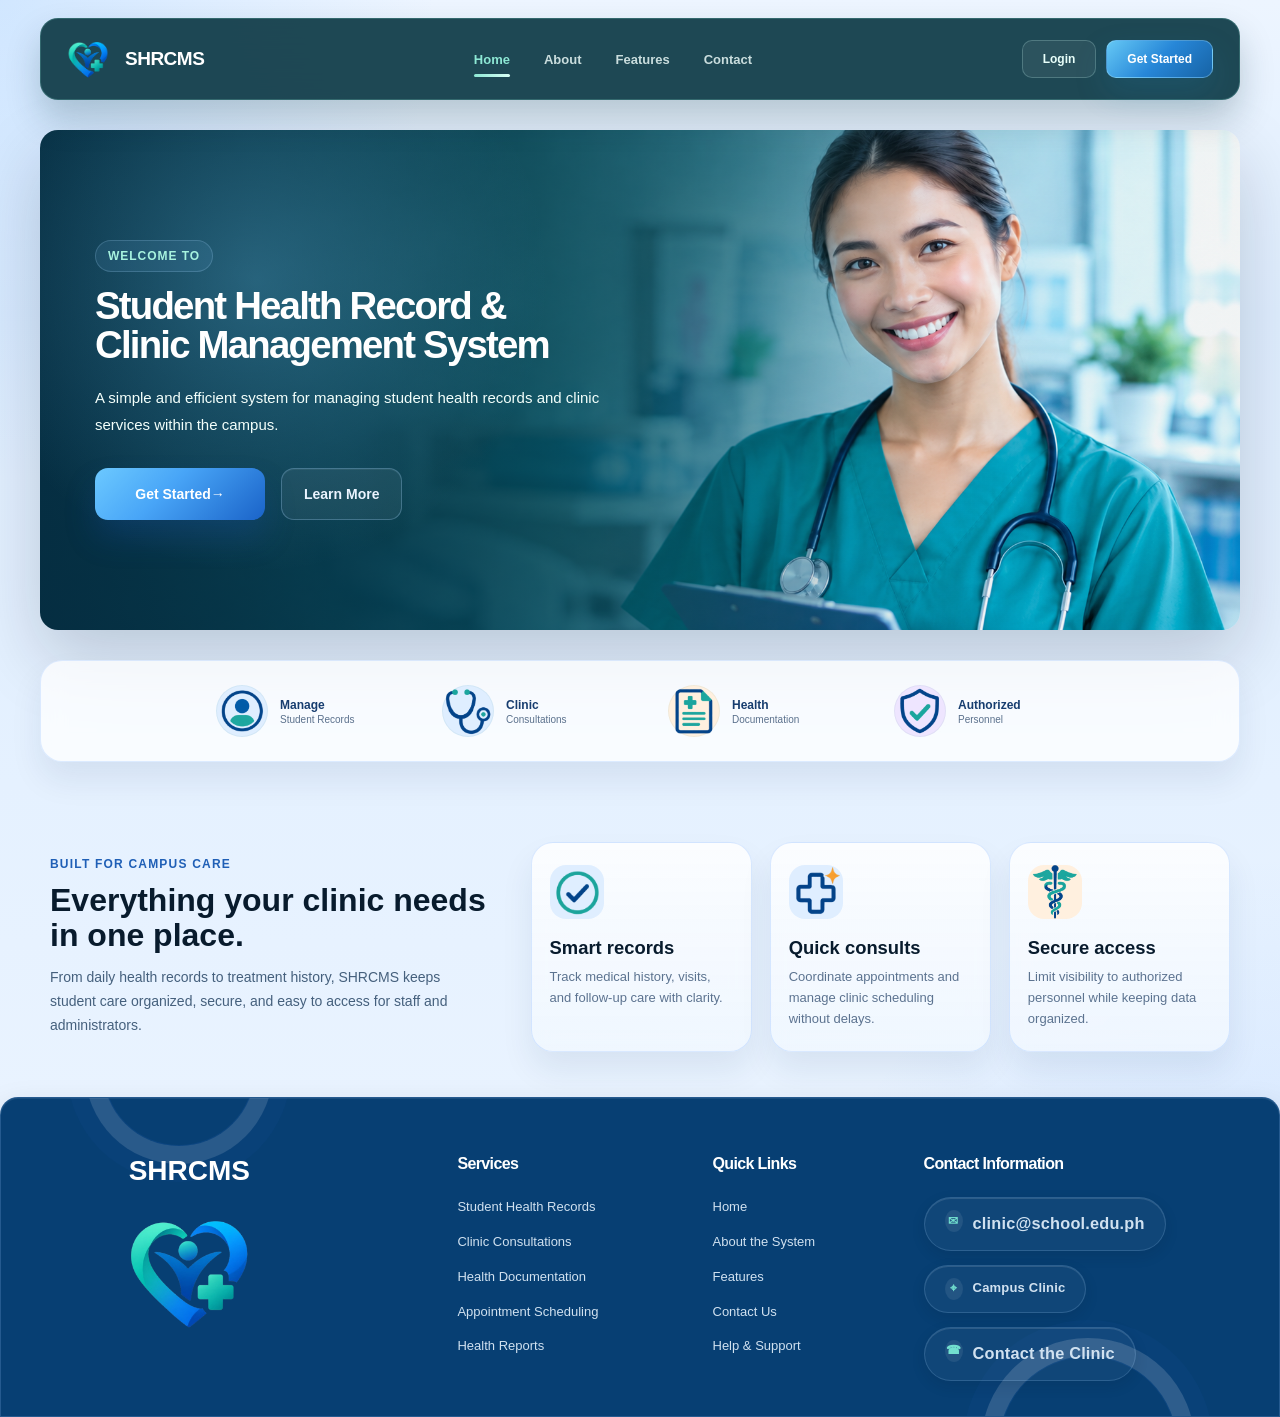
<file: html/index.html>
<!DOCTYPE html>
<html lang="en">
<head>
    <meta charset="UTF-8">
    <meta name="viewport" content="width=device-width, initial-scale=1.0">
    <title>SHRCMS - Student Health Record & Clinic Management System</title>

    <link rel="stylesheet" href="../css/style.css">
</head>

<body>

    <!-- ================= NAVIGATION ================= -->
    <header class="navbar">

        <div class="logo-area">
            
       <img src="../image/logo2.png"
         alt="SHRCMS Logo"
             class="brand-logo">

            <div class="logo-text">
                <h2>SHRCMS</h2>
                
            </div>
        </div>

        <nav>
            <a href="index.html" class="active">Home</a>
            <a href="about.html">About</a>
            <a href="features.html">Features</a>
            <a href="contact.html">Contact</a>
        </nav>

        <div class="nav-buttons">
            <a href="about.html" class="login-btn">Login</a>
            <a href="features.html" class="start-btn">Get Started</a>
        </div>

    </header>


    <!-- ================= HERO SECTION ================= -->
    <section class="hero">

        <div class="hero-content">

            <p class="welcome">Welcome to</p>

            <h1>
                Student Health Record &<br>
                Clinic Management System
            </h1>

            <p class="description">
                A simple and efficient system for managing student
                health records and clinic services within the campus.
            </p>

            <div class="hero-buttons">
                <a href="features.html" class="primary-btn">
                    Get Started <span>→</span>
                </a>

                <a href="about.html" class="secondary-btn">
                    Learn More
                </a>
            </div>

        </div>


        <div class="clinic-image">
            <div class="clinic-building">
                <div class="clinic-sign">
                    <span>+</span>
                    CAMPUS CLINIC
                </div>

                <div class="building">
                    <div class="window"></div>
                    <div class="window"></div>
                    <div class="door"></div>
                </div>

                <div class="mini-card">
                    <strong>12</strong>
                    <span>patients today</span>
                </div>
            </div>
        </div>

    </section>

    <!-- ================= FEATURE HIGHLIGHTS ================= -->
    
<section class="quick-features">

    <div class="quick-item">
        <div class="quick-icon green">
            <img src="../image/manage.png" alt="Student records">
        </div>
        <div class="quick-text">
            <h3>Manage</h3>
            <p>Student Records</p>
        </div>
    </div>

    <div class="quick-item">
        <div class="quick-icon mint">
            <img src="../image/clinics.png" alt="Clinic consultations">
        </div>
        <div class="quick-text">
            <h3>Clinic</h3>
            <p>Consultations</p>
        </div>
    </div>

    <div class="quick-item">
        <div class="quick-icon orange">
            <img src="../image/health.png" alt="Health documentation">
        </div>
        <div class="quick-text">
            <h3>Health</h3>
            <p>Documentation</p>
        </div>
    </div>

    <div class="quick-item">
        <div class="quick-icon purple">
            <img src="../image/authorized.png" alt="Authorized personnel">
        </div>
        <div class="quick-text">
            <h3>Authorized</h3>
            <p>Personnel</p>
        </div>
    </div>


    </section>

    
<section class="feature-showcase">
    <div class="feature-intro">
        <p class="small-title">Built for campus care</p>
        <h2>Everything your clinic needs in one place.</h2>
        <p>
            From daily health records to treatment history, SHRCMS keeps student care organized,
            secure, and easy to access for staff and administrators.
        </p>
    </div>

    <div class="feature-grid">

        <!-- Smart Records -->
        <article class="feature-card">
            <div class="feature-icon green">
                <img src="../image/check.png" alt="Smart records icon">
            </div>
            <h3>Smart records</h3>
            <p>Track medical history, visits, and follow-up care with clarity.</p>
        </article>

        <!-- Quick Consults -->
        <article class="feature-card">
            <div class="feature-icon mint">
                <img src="../image/cross.png" alt="Quick consultations icon">
            </div>
            <h3>Quick consults</h3>
            <p>Coordinate appointments and manage clinic scheduling without delays.</p>
        </article>

        <!-- Secure Access -->
        <article class="feature-card">
            <div class="feature-icon coral">
                <img src="../image/secure.png" alt="Secure access icon">
            </div>
            <h3>Secure access</h3>
            <p>Limit visibility to authorized personnel while keeping data organized.</p>
        </article>

    </div>
</section>


    


<footer class="site-footer" id="footer">

    <div class="footer-inner">

        
<!-- LOGO AND TITLE -->
<!-- LOGO AND TITLE -->
<div class="footer-brand">
    <a href="index.html" class="footer-brand-title">
        <span class="footer-brand-text">
            <strong>SHRCMS</strong>
        </span>

        <img src="../image/logo2.png"
             alt="SHRCMS Logo"
             class="footer-brand-logo">
    </a>
</div>


        <!-- SERVICES -->
        <div class="footer-column">
            <h3>Services</h3>
            <a href="features.html">Student Health Records</a>
            <a href="features.html">Clinic Consultations</a>
            <a href="features.html">Health Documentation</a>
            <a href="features.html">Appointment Scheduling</a>
            <a href="features.html">Health Reports</a>
        </div>

        <!-- QUICK LINKS -->
        <div class="footer-column">
            <h3>Quick Links</h3>
            <a href="index.html">Home</a>
            <a href="about.html">About the System</a>
            <a href="features.html">Features</a>
            <a href="contact.html">Contact Us</a>
            <a href="contact.html">Help &amp; Support</a>
        </div>

        <!-- CONTACT INFORMATION -->
        <div class="footer-column footer-contact">
            <h3>Contact Information</h3>

            <p>
                <span class="contact-icon">✉</span>
                <a href="mailto:clinic@school.edu.ph">
                    clinic@school.edu.ph
                </a>
            </p>

            <p>
                <span class="contact-icon">⌖</span>
                <span>Campus Clinic</span>
            </p>

            <p>
                <span class="contact-icon">☎</span>
                <a href="contact.html">Contact the Clinic</a>
            </p>
        </div>

    </div>

</footer>

</body>
</html>
</file>
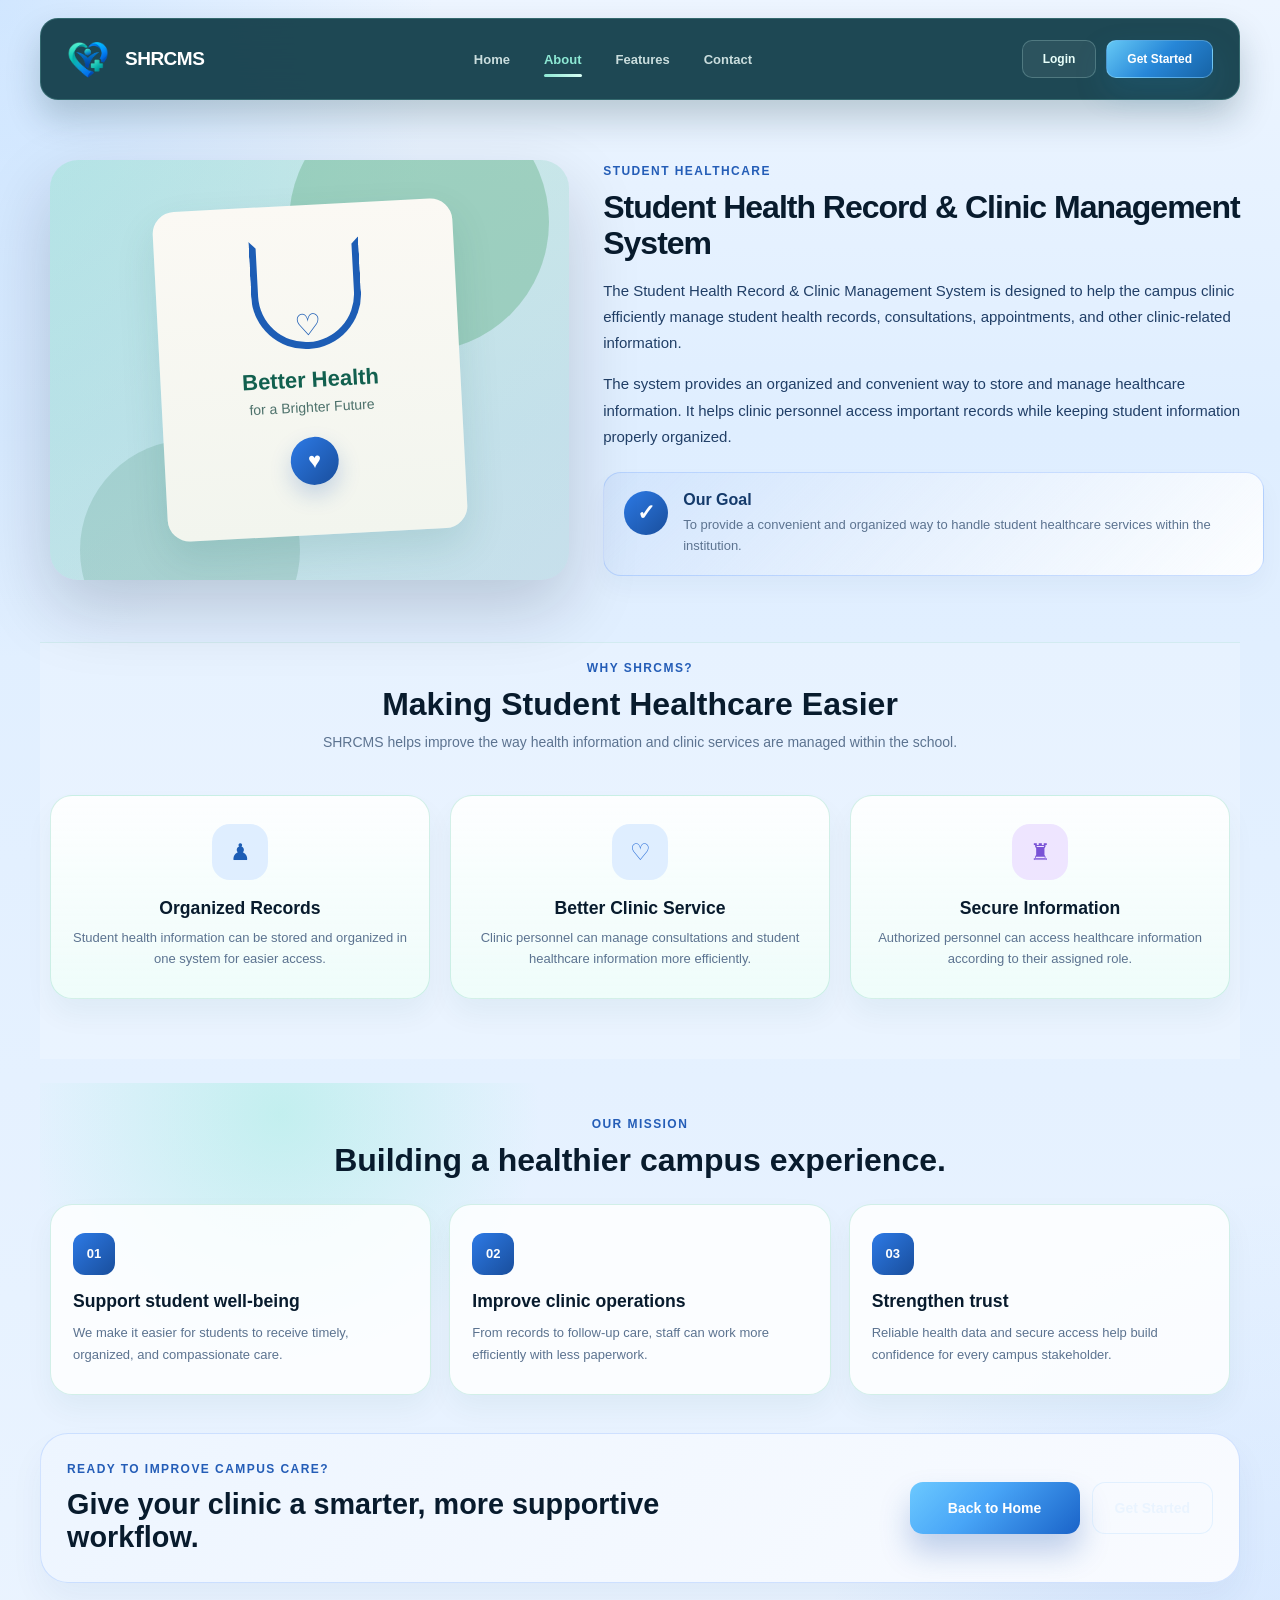
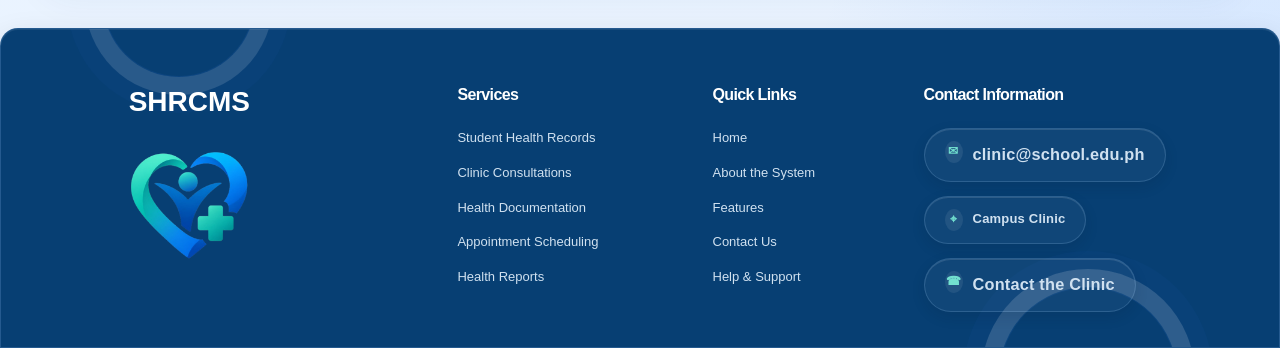
<file: html/about.html>
<!DOCTYPE html>
<html lang="en">

<head>
    <meta charset="UTF-8">
    <meta name="viewport" content="width=device-width, initial-scale=1.0">

    <title>About - SHRCMS</title>

    <link rel="stylesheet" href="../css/style.css">
</head>

<body>

    <!-- ================= NAVIGATION ================= -->

    <header class="navbar">

        <div class="logo-area">

            <img src="../image/logo2.png"
            alt="SHRCMS Logo"
             class="brand-logo">

            <div class="logo-text">
                <h2>SHRCMS</h2>
            </div>

        </div>


        <nav>

            <a href="index.html">
                Home
            </a>

            <a href="about.html" class="active">
                About
            </a>

            <a href="features.html">
                Features
            </a>

            <a href="contact.html">
                Contact
            </a>

        </nav>


        <div class="nav-buttons">

            <a href="#" class="login-btn">
                Login
            </a>

            <a href="#" class="start-btn">
                Get Started
            </a>

        </div>

    </header>


    <!-- ================= ABOUT SECTION ================= -->

    <main class="about-page">

        <!-- ================= ABOUT CONTENT ================= -->

        <section class="about-content">

            <!-- LEFT IMAGE -->

            <div class="about-image">

                <div class="medical-card">

                    <div class="stethoscope">
                        ♡
                    </div>

                    <div class="card-title">
                        Better Health
                    </div>

                    <div class="card-subtitle">
                        for a Brighter Future
                    </div>

                    <div class="heart-symbol">
                        ♥
                    </div>

                </div>

            </div>


            <!-- RIGHT CONTENT -->

            <div class="about-text">

                <p class="section-label">
                    STUDENT HEALTHCARE
                </p>

                <h2>
                    Student Health Record &
                    Clinic Management System
                </h2>

                <p>
                    The Student Health Record & Clinic Management
                    System is designed to help the campus clinic
                    efficiently manage student health records,
                    consultations, appointments, and other
                    clinic-related information.
                </p>

                <p>
                    The system provides an organized and convenient
                    way to store and manage healthcare information.
                    It helps clinic personnel access important
                    records while keeping student information
                    properly organized.
                </p>


                <!-- OUR GOAL -->

                <div class="goal-box">

                    <div class="goal-icon">
                        ✓
                    </div>

                    <div>

                        <h3>
                            Our Goal
                        </h3>

                        <p>
                            To provide a convenient and organized
                            way to handle student healthcare
                            services within the institution.
                        </p>

                    </div>

                </div>

            </div>

        </section>


        <!-- ================= PURPOSE ================= -->

        <section class="purpose-section">

            <div class="purpose-heading">

                <p class="section-label">
                    WHY SHRCMS?
                </p>

                <h2>
                    Making Student Healthcare Easier
                </h2>

                <p>
                    SHRCMS helps improve the way health information
                    and clinic services are managed within the school.
                </p>

            </div>


            <div class="purpose-cards">

                <div class="purpose-card">

                    <div class="purpose-icon green">
                        ♟
                    </div>

                    <h3>
                        Organized Records
                    </h3>

                    <p>
                        Student health information can be stored
                        and organized in one system for easier access.
                    </p>

                </div>


                <div class="purpose-card">

                    <div class="purpose-icon blue">
                        ♡
                    </div>

                    <h3>
                        Better Clinic Service
                    </h3>

                    <p>
                        Clinic personnel can manage consultations
                        and student healthcare information more efficiently.
                    </p>

                </div>


                <div class="purpose-card">

                    <div class="purpose-icon purple">
                        ♜
                    </div>

                    <h3>
                        Secure Information
                    </h3>

                    <p>
                        Authorized personnel can access healthcare
                        information according to their assigned role.
                    </p>

                </div>

            </div>

        </section>

        <section class="mission-section">

            <div class="mission-heading">
                <p class="section-label">OUR MISSION</p>
                <h2>Building a healthier campus experience.</h2>
            </div>

            <div class="mission-grid">
                <div class="mission-item">
                    <span>01</span>
                    <h3>Support student well-being</h3>
                    <p>We make it easier for students to receive timely, organized, and compassionate care.</p>
                </div>

                <div class="mission-item">
                    <span>02</span>
                    <h3>Improve clinic operations</h3>
                    <p>From records to follow-up care, staff can work more efficiently with less paperwork.</p>
                </div>

                <div class="mission-item">
                    <span>03</span>
                    <h3>Strengthen trust</h3>
                    <p>Reliable health data and secure access help build confidence for every campus stakeholder.</p>
                </div>
            </div>

        </section>

        <section class="cta-banner">
            <div class="cta-content">
                <p class="section-label">Ready to improve campus care?</p>
                <h2>Give your clinic a smarter, more supportive workflow.</h2>
            </div>

            <div class="cta-actions">
                <a href="index.html" class="primary-btn">Back to Home</a>
                <a href="#" class="secondary-btn">Get Started</a>
            </div>
        </section>

    </main>


    <!-- ================= FOOTER ================= -->

    <footer class="site-footer" id="footer">

    <div class="footer-inner">

        
<!-- LOGO AND TITLE -->
<!-- LOGO AND TITLE -->
<div class="footer-brand">
    <a href="index.html" class="footer-brand-title">
        <span class="footer-brand-text">
            <strong>SHRCMS</strong>
        </span>

        <img src="../image/logo2.png"
             alt="SHRCMS Logo"
             class="footer-brand-logo">
    </a>
</div>


        <!-- SERVICES -->
        <div class="footer-column">
            <h3>Services</h3>
            <a href="features.html">Student Health Records</a>
            <a href="features.html">Clinic Consultations</a>
            <a href="features.html">Health Documentation</a>
            <a href="features.html">Appointment Scheduling</a>
            <a href="features.html">Health Reports</a>
        </div>

        <!-- QUICK LINKS -->
        <div class="footer-column">
            <h3>Quick Links</h3>
            <a href="index.html">Home</a>
            <a href="about.html">About the System</a>
            <a href="features.html">Features</a>
            <a href="contact.html">Contact Us</a>
            <a href="contact.html">Help &amp; Support</a>
        </div>

        <!-- CONTACT INFORMATION -->
        <div class="footer-column footer-contact">
            <h3>Contact Information</h3>

            <p>
                <span class="contact-icon">✉</span>
                <a href="mailto:clinic@school.edu.ph">
                    clinic@school.edu.ph
                </a>
            </p>

            <p>
                <span class="contact-icon">⌖</span>
                <span>Campus Clinic</span>
            </p>

            <p>
                <span class="contact-icon">☎</span>
                <a href="contact.html">Contact the Clinic</a>
            </p>
        </div>

    </div>

</footer>

</body>

</html>
</file>
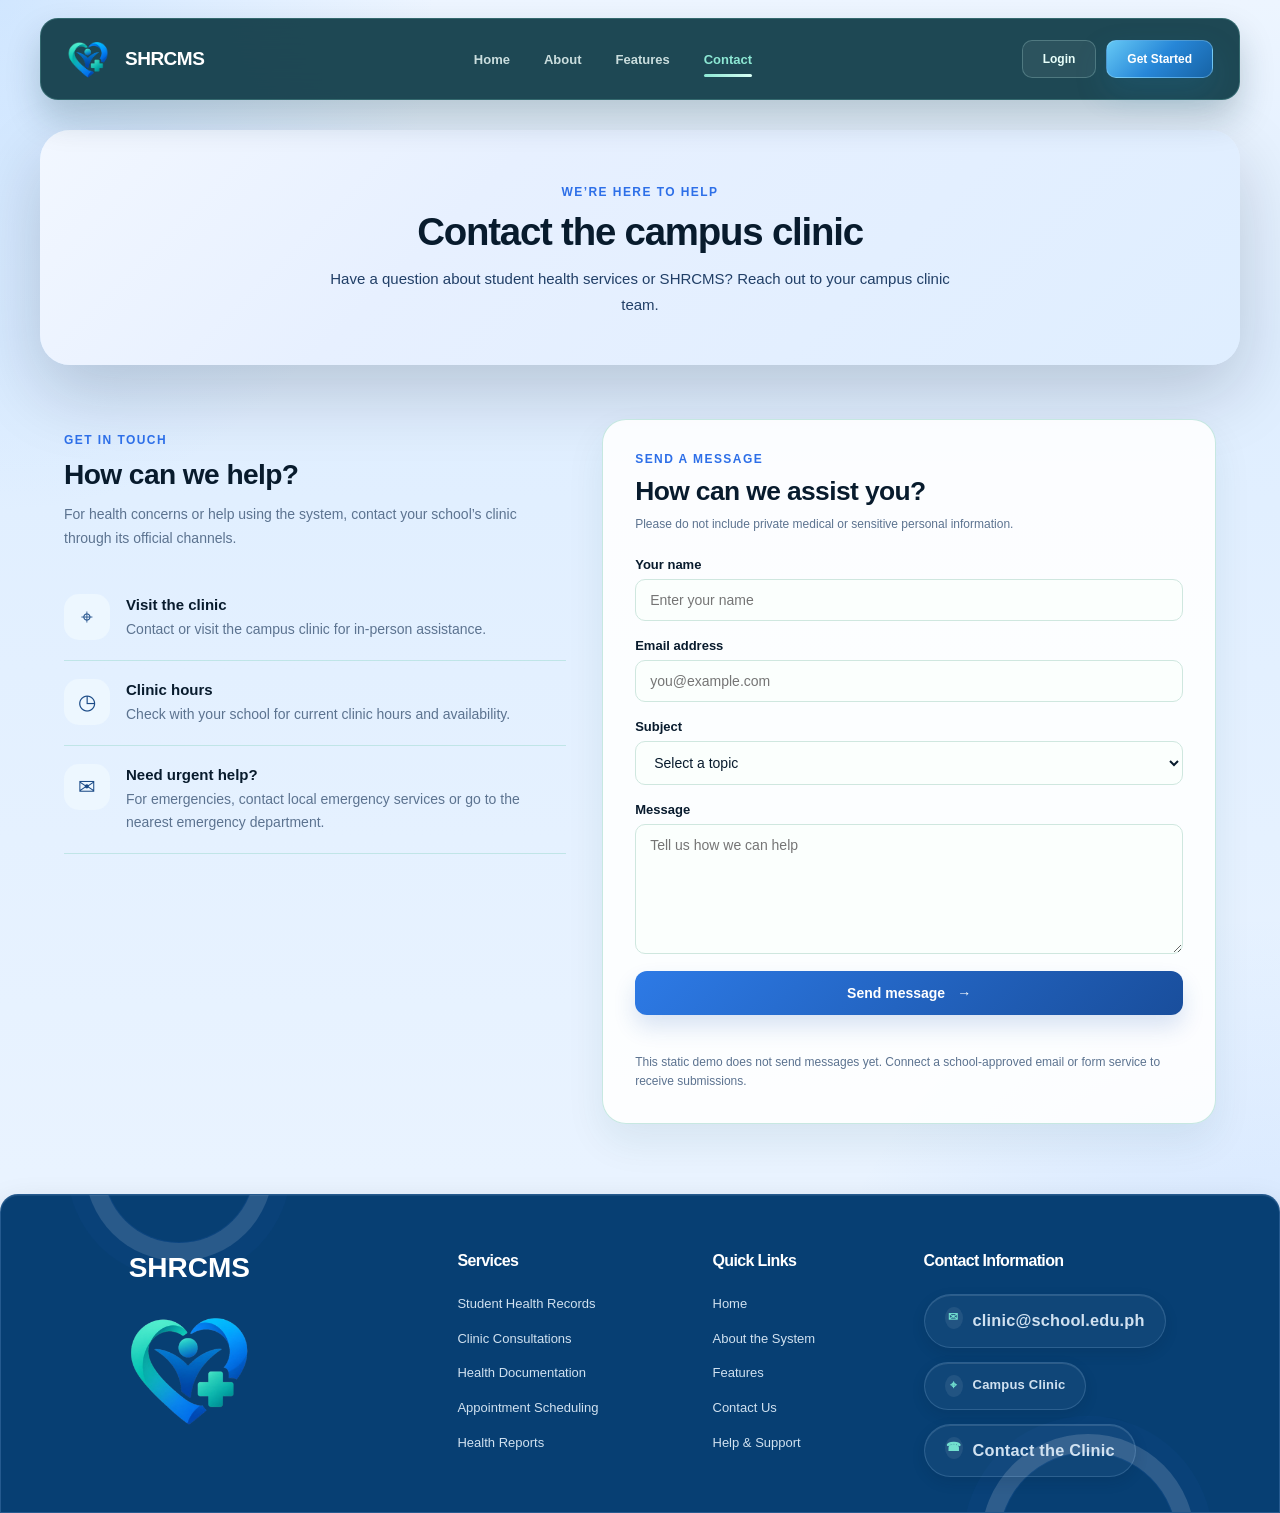
<file: html/contact.html>
<!DOCTYPE html>
<html lang="en">
<head>
    <meta charset="UTF-8">
    <meta name="viewport" content="width=device-width, initial-scale=1.0">
    <meta name="theme-color" content="#f3fffb">
    <title>Contact - SHRCMS</title>
    <link rel="stylesheet" href="../css/style.css">
</head>
<body>
    <header class="navbar">
        <a class="logo-area" href="index.html" aria-label="SHRCMS home">
        <img src="../image/logo2.png"
             alt="SHRCMS Logo"
             class="logo-icon">

        <span class="logo-text">
            <h2>SHRCMS</h2>
        </span>
        </a>

        <nav aria-label="Main navigation">
            <a href="index.html">Home</a>
            <a href="about.html">About</a>
            <a href="features.html">Features</a>
            <a href="contact.html" class="active" aria-current="page">Contact</a>
        </nav>

        <div class="nav-buttons">
            <a href="about.html" class="login-btn">Login</a>
            <a href="features.html" class="start-btn">Get Started</a>
        </div>
    </header>

    <main class="contact-page">
        <section class="contact-hero">
            <p class="contact-label">WE’RE HERE TO HELP</p>
            <h1>Contact the campus clinic</h1>
            <p>Have a question about student health services or SHRCMS? Reach out to your campus clinic team.</p>
        </section>

        <section class="contact-layout" aria-label="Contact information and message form">
            <div class="contact-details">
                <p class="contact-label">GET IN TOUCH</p>
                <h2>How can we help?</h2>
                <p class="contact-intro">For health concerns or help using the system, contact your school’s clinic through its official channels.</p>

                <article class="contact-info-card">
                    <span class="contact-info-icon" aria-hidden="true">⌖</span>
                    <div>
                        <h3>Visit the clinic</h3>
                        <p>Contact or visit the campus clinic for in-person assistance.</p>
                    </div>
                </article>

                <article class="contact-info-card">
                    <span class="contact-info-icon" aria-hidden="true">◷</span>
                    <div>
                        <h3>Clinic hours</h3>
                        <p>Check with your school for current clinic hours and availability.</p>
                    </div>
                </article>

                <article class="contact-info-card">
                    <span class="contact-info-icon" aria-hidden="true">✉</span>
                    <div>
                        <h3>Need urgent help?</h3>
                        <p>For emergencies, contact local emergency services or go to the nearest emergency department.</p>
                    </div>
                </article>
            </div>

            <form class="contact-form" id="contact-form">
                <p class="contact-label">SEND A MESSAGE</p>
                <h2>How can we assist you?</h2>
                <p class="form-note">Please do not include private medical or sensitive personal information.</p>

                <label for="contact-name">Your name</label>
                <input id="contact-name" name="name" type="text" autocomplete="name" placeholder="Enter your name" required>

                <label for="contact-email">Email address</label>
                <input id="contact-email" name="email" type="email" autocomplete="email" placeholder="you@example.com" required>

                <label for="contact-subject">Subject</label>
                <select id="contact-subject" name="subject" required>
                    <option value="" selected disabled>Select a topic</option>
                    <option>General question</option>
                    <option>SHRCMS support</option>
                    <option>Clinic services</option>
                    <option>Other</option>
                </select>

                <label for="contact-message">Message</label>
                <textarea id="contact-message" name="message" rows="5" placeholder="Tell us how we can help" required></textarea>

                <button class="contact-submit" type="submit">Send message <span aria-hidden="true">→</span></button>
                <p class="form-status" id="form-status" role="status" aria-live="polite"></p>
                <p class="form-disclaimer">This static demo does not send messages yet. Connect a school-approved email or form service to receive submissions.</p>
            </form>
        </section>
    </main>

    <footer class="site-footer" id="footer">

    <div class="footer-inner">

        
<!-- LOGO AND TITLE -->
<!-- LOGO AND TITLE -->
<div class="footer-brand">
    <a href="index.html" class="footer-brand-title">
        <span class="footer-brand-text">
            <strong>SHRCMS</strong>
        </span>

        <img src="../image/logo2.png"
             alt="SHRCMS Logo"
             class="footer-brand-logo">
    </a>
</div>


        <!-- SERVICES -->
        <div class="footer-column">
            <h3>Services</h3>
            <a href="features.html">Student Health Records</a>
            <a href="features.html">Clinic Consultations</a>
            <a href="features.html">Health Documentation</a>
            <a href="features.html">Appointment Scheduling</a>
            <a href="features.html">Health Reports</a>
        </div>

        <!-- QUICK LINKS -->
        <div class="footer-column">
            <h3>Quick Links</h3>
            <a href="index.html">Home</a>
            <a href="about.html">About the System</a>
            <a href="features.html">Features</a>
            <a href="contact.html">Contact Us</a>
            <a href="contact.html">Help &amp; Support</a>
        </div>

        <!-- CONTACT INFORMATION -->
        <div class="footer-column footer-contact">
            <h3>Contact Information</h3>

            <p>
                <span class="contact-icon">✉</span>
                <a href="mailto:clinic@school.edu.ph">
                    clinic@school.edu.ph
                </a>
            </p>

            <p>
                <span class="contact-icon">⌖</span>
                <span>Campus Clinic</span>
            </p>

            <p>
                <span class="contact-icon">☎</span>
                <a href="contact.html">Contact the Clinic</a>
            </p>
        </div>

    </div>

</footer>

    <script>
        document.getElementById('contact-form').addEventListener('submit', function (event) {
            event.preventDefault();
            document.getElementById('form-status').textContent =
                'Thanks for your message. This demo form is not connected to a clinic inbox yet.';
        });
    </script>
</body>
</html>
</file>
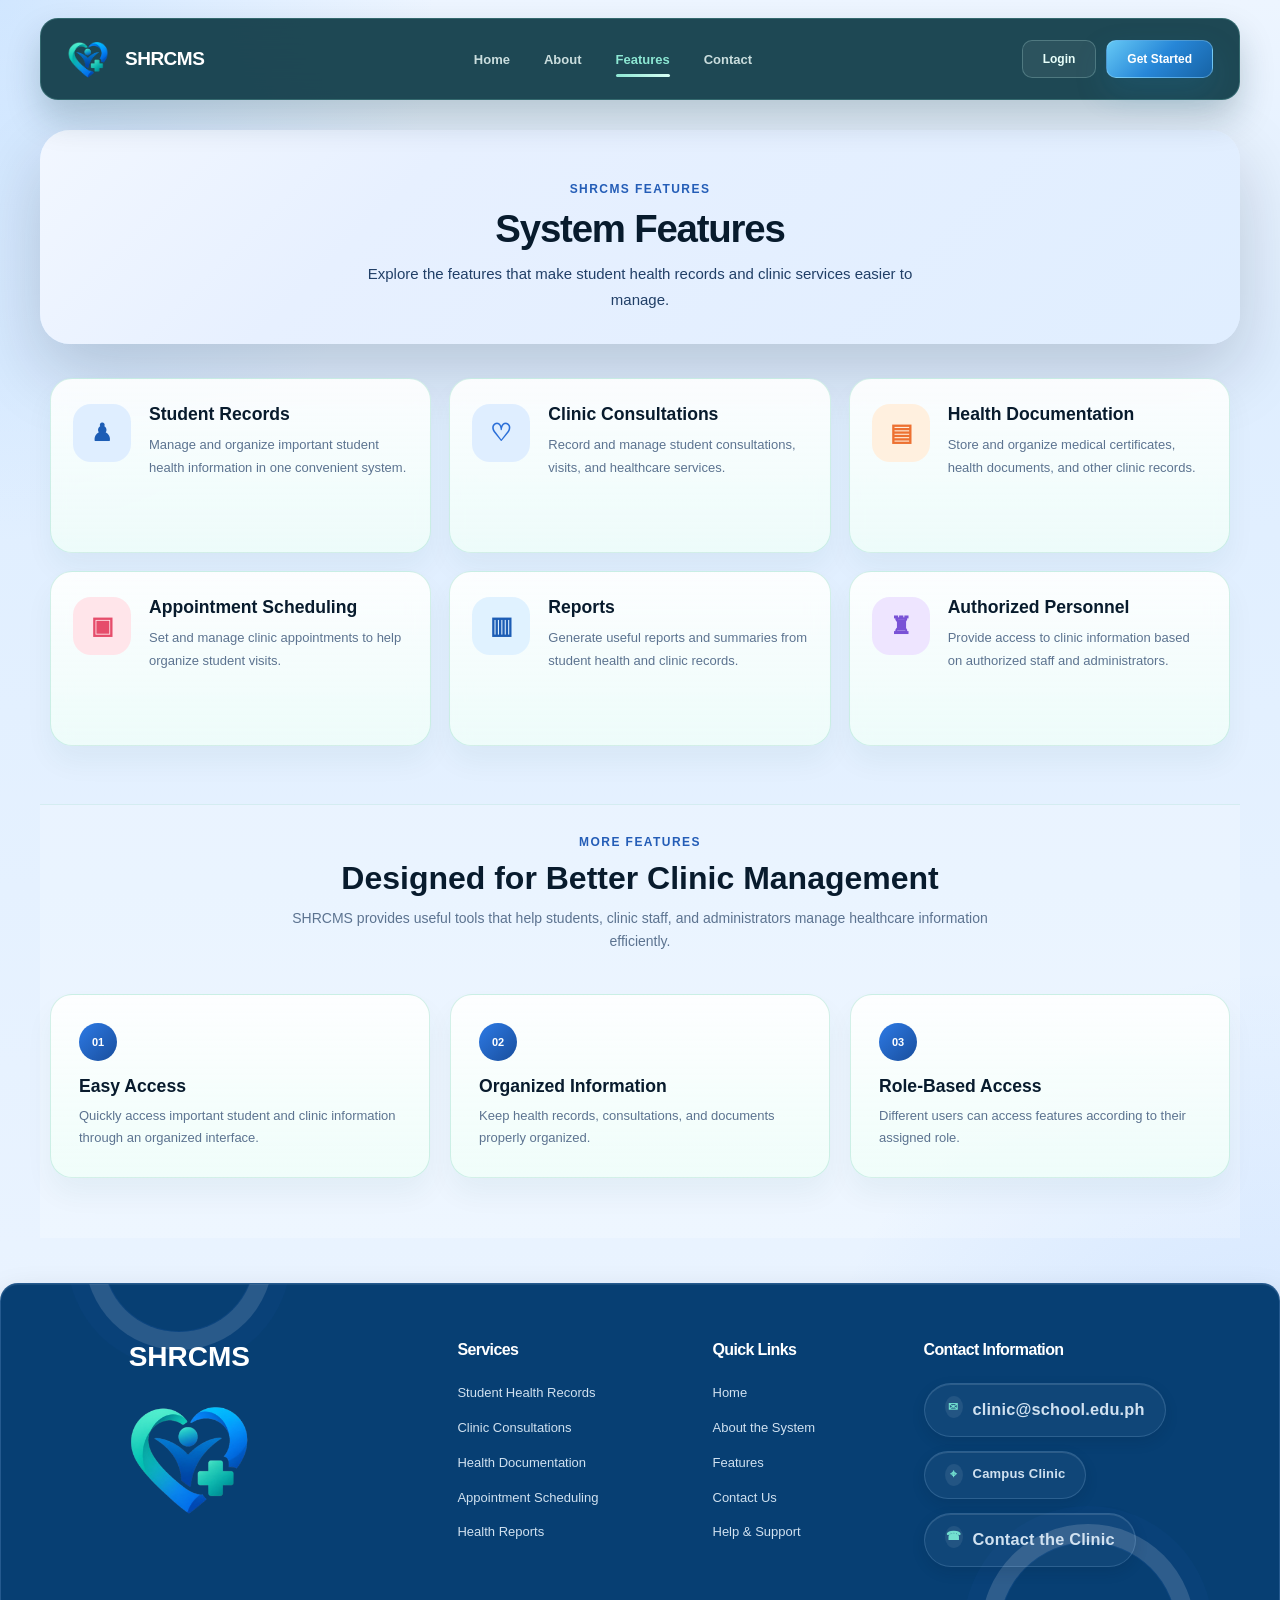
<file: html/features.html>
<!DOCTYPE html>
<html lang="en">

<head>
    <meta charset="UTF-8">
    <meta name="viewport" content="width=device-width, initial-scale=1.0">

    <title>Features - SHRCMS</title>

    <link rel="stylesheet" href="../css/style.css">
</head>

<body>

    <!-- ================= NAVIGATION ================= -->

    <header class="navbar">

        <div class="logo-area">

            <img src="../image/logo2.png"
         alt="SHRCMS Logo"
             class="brand-logo">

            <div class="logo-text">
                <h2>SHRCMS</h2>

            </div>

        </div>


        <nav>

            <a href="index.html">
                Home
            </a>

            <a href="about.html">
                About
            </a>

            <a href="features.html" class="active">
                Features
            </a>

            <a href="contact.html">
                Contact
            </a>

        </nav>


        <div class="nav-buttons">

            <a href="#" class="login-btn">
                Login
            </a>

            <a href="#" class="start-btn">
                Get Started
            </a>

        </div>

    </header>


    <!-- ================= FEATURES PAGE ================= -->

    <main class="features-page">


        <!-- PAGE HEADER -->

        <section class="features-header">

            <p class="features-label">
                SHRCMS FEATURES
            </p>

            <h1>
                System Features
            </h1>

            <p>
                Explore the features that make student health
                records and clinic services easier to manage.
            </p>

        </section>


        <!-- ================= FEATURE CARDS ================= -->

        <section class="features-grid">


            <!-- STUDENT RECORDS -->

            <div class="feature-card">

                <div class="feature-icon green">
                    ♟
                </div>

                <div class="feature-content">

                    <h2>
                        Student Records
                    </h2>

                    <p>
                        Manage and organize important student
                        health information in one convenient system.
                    </p>

                </div>

            </div>


            <!-- CLINIC CONSULTATIONS -->

            <div class="feature-card">

                <div class="feature-icon teal">
                    ♡
                </div>

                <div class="feature-content">

                    <h2>
                        Clinic Consultations
                    </h2>

                    <p>
                        Record and manage student consultations,
                        visits, and healthcare services.
                    </p>

                </div>

            </div>


            <!-- HEALTH DOCUMENTATION -->

            <div class="feature-card">

                <div class="feature-icon orange">
                    ▤
                </div>

                <div class="feature-content">

                    <h2>
                        Health Documentation
                    </h2>

                    <p>
                        Store and organize medical certificates,
                        health documents, and other clinic records.
                    </p>

                </div>

            </div>


            <!-- APPOINTMENT SCHEDULING -->

            <div class="feature-card">

                <div class="feature-icon pink">
                    ▣
                </div>

                <div class="feature-content">

                    <h2>
                        Appointment Scheduling
                    </h2>

                    <p>
                        Set and manage clinic appointments to
                        help organize student visits.
                    </p>

                </div>

            </div>


            <!-- REPORTS -->

            <div class="feature-card">

                <div class="feature-icon blue">
                    ▥
                </div>

                <div class="feature-content">

                    <h2>
                        Reports
                    </h2>

                    <p>
                        Generate useful reports and summaries
                        from student health and clinic records.
                    </p>

                </div>

            </div>


            <!-- AUTHORIZED PERSONNEL -->

            <div class="feature-card">

                <div class="feature-icon purple">
                    ♜
                </div>

                <div class="feature-content">

                    <h2>
                        Authorized Personnel
                    </h2>

                    <p>
                        Provide access to clinic information
                        based on authorized staff and administrators.
                    </p>

                </div>

            </div>

        </section>


        <!-- ================= ADDITIONAL FEATURES ================= -->

        <section class="additional-features">

            <div class="additional-heading">

                <p class="features-label">
                    MORE FEATURES
                </p>

                <h2>
                    Designed for Better Clinic Management
                </h2>

                <p>
                    SHRCMS provides useful tools that help
                    students, clinic staff, and administrators
                    manage healthcare information efficiently.
                </p>

            </div>


            <div class="additional-grid">


                <div class="additional-card">

                    <span>01</span>

                    <h3>
                        Easy Access
                    </h3>

                    <p>
                        Quickly access important student and
                        clinic information through an organized
                        interface.
                    </p>

                </div>


                <div class="additional-card">

                    <span>02</span>

                    <h3>
                        Organized Information
                    </h3>

                    <p>
                        Keep health records, consultations,
                        and documents properly organized.
                    </p>

                </div>


                <div class="additional-card">

                    <span>03</span>

                    <h3>
                        Role-Based Access
                    </h3>

                    <p>
                        Different users can access features
                        according to their assigned role.
                    </p>

                </div>

            </div>

        </section>


    </main>


    <!-- ================= FOOTER ================= -->

    <footer class="site-footer" id="footer">

    <div class="footer-inner">

        
<!-- LOGO AND TITLE -->
<!-- LOGO AND TITLE -->
<div class="footer-brand">
    <a href="index.html" class="footer-brand-title">
        <span class="footer-brand-text">
            <strong>SHRCMS</strong>
        </span>

        <img src="../image/logo2.png"
             alt="SHRCMS Logo"
             class="footer-brand-logo">
    </a>
</div>


        <!-- SERVICES -->
        <div class="footer-column">
            <h3>Services</h3>
            <a href="features.html">Student Health Records</a>
            <a href="features.html">Clinic Consultations</a>
            <a href="features.html">Health Documentation</a>
            <a href="features.html">Appointment Scheduling</a>
            <a href="features.html">Health Reports</a>
        </div>

        <!-- QUICK LINKS -->
        <div class="footer-column">
            <h3>Quick Links</h3>
            <a href="index.html">Home</a>
            <a href="about.html">About the System</a>
            <a href="features.html">Features</a>
            <a href="contact.html">Contact Us</a>
            <a href="contact.html">Help &amp; Support</a>
        </div>

        <!-- CONTACT INFORMATION -->
        <div class="footer-column footer-contact">
            <h3>Contact Information</h3>

            <p>
                <span class="contact-icon">✉</span>
                <a href="mailto:clinic@school.edu.ph">
                    clinic@school.edu.ph
                </a>
            </p>

            <p>
                <span class="contact-icon">⌖</span>
                <span>Campus Clinic</span>
            </p>

            <p>
                <span class="contact-icon">☎</span>
                <a href="contact.html">Contact the Clinic</a>
            </p>
        </div>

    </div>

</footer>

</body>

</html>
</file>
<file: css/style.css>
:root {
    --emerald-900: #081b2d;
    --emerald-800: #102f4f;
    --emerald-700: #1b4b87;
    --emerald-600: #2d6fe8;
    --emerald-500: #66b2ff;
    --emerald-100: #edf7ff;
    --emerald-50: #f7fbff;
    --tea-100: #dfeeff;
    --mint-100: #d9eeff;
    --white: #ffffff;
    --soft: #eef7ff;
    --text: #213f67;
    --muted: #5c7390;
    --shadow: 0 28px 70px rgba(7, 18, 32, 0.18);
}

* {
    margin: 0;
    padding: 0;
    box-sizing: border-box;
}

html {
    scroll-behavior: smooth;
}

body {
    font-family: Arial, Helvetica, sans-serif;
    background:
        radial-gradient(ellipse at top left, rgba(120, 185, 255, 0.24), transparent 24%),
        radial-gradient(ellipse at bottom right, rgba(64, 140, 255, 0.18), transparent 28%),
        linear-gradient(180deg, #edf5ff 0%, #dfeeff 22%, #edf5ff 100%);
    color: var(--emerald-900);
}

img {
    max-width: 100%;
    display: block;
}

a {
    text-decoration: none;
}

/* =========================================
   NAVIGATION BAR
========================================= */


.navbar {
    width: min(1200px, calc(100% - 36px));
    height: 82px;
    margin: 18px auto 0;
    display: flex;
    align-items: center;
    justify-content: space-between;
    padding: 0 26px 0 22px;

    /* Updated deep teal header */
    background: rgba(18, 61, 74, 0.94);
    border: 1px solid rgba(141, 232, 212, 0.20);
    border-radius: 18px;
    box-shadow: 0 18px 34px rgba(10, 48, 57, 0.22);

    position: relative;
    z-index: 10;
    backdrop-filter: blur(18px);
}

.logo-area {
    display: flex;
    align-items: center;
    gap: 12px;
}

.logo-icon {
    width: 50px;
    height: 50px;
    object-fit: contain;
    display: block;
    flex-shrink: 0;
    background: transparent;
    border: none;
}

.logo-text h2 {
    font-size: 19px;
    color: var(--white);
    letter-spacing: -0.5px;
}

.logo-text p {
    font-size: 9px;
    line-height: 1.2;
    font-weight: 700;
    color: #BDE9E5;
    letter-spacing: 0.12em;
    text-transform: uppercase;
}

nav {
    display: flex;
    align-items: center;
    gap: 34px;
}

nav a {
    position: relative;
    text-decoration: none;
    color: rgba(240, 255, 252, 0.82);
    font-size: 13px;
    font-weight: 700;
    padding: 10px 0;
    transition: color 0.2s ease;
}

nav a:hover,
nav a.active {
    color: #8DE8D4;
}

nav a.active::after {
    content: "";
    position: absolute;
    left: 0;
    bottom: 0;
    width: 100%;
    height: 3px;
    background: linear-gradient(90deg, #8DE8D4, #D8FFF5);
    border-radius: 10px;
}

.nav-buttons {
    display: flex;
    align-items: center;
    gap: 10px;
}

.login-btn,
.start-btn {
    text-decoration: none;
    padding: 11px 20px;
    border-radius: 10px;
    font-size: 12px;
    font-weight: 700;
    transition: transform 0.2s ease, box-shadow 0.2s ease;
}

.login-btn {
    color: #E8FFFA;
    background: rgba(255, 255, 255, 0.06);
    border: 1px solid rgba(189, 233, 229, 0.25);
}

.start-btn {
    color: var(--white);
    background: linear-gradient(
        135deg,
        #65C8F5 0%,
        #2787D8 50%,
        #1763A5 100%
    );
    border: 1px solid rgba(169, 230, 255, 0.35);
    box-shadow: 0 14px 30px rgba(25, 112, 155, 0.25);
}

.login-btn:hover,
.start-btn:hover,
.primary-btn:hover,
.secondary-btn:hover {
    transform: translateY(-1px);
}


/* =========================================
   HERO SECTION
========================================= */

.hero {
    max-width: 1200px;
    min-height: 480px;
    margin: 30px auto 0;
    padding: 0 10px;
    display: flex;
    align-items: stretch;
    position: relative;
    overflow: hidden;
    border-radius: 30px;
    background: linear-gradient(135deg, rgba(10, 39, 58, 0.82), rgba(38, 89, 120, 0.68));
    box-shadow: var(--shadow);
}

.hero-content {
    order: 2;
    width: 58%;
    display: flex;
    flex-direction: column;
    justify-content: center;
    padding: 52px 60px 52px 42px;
    position: relative;
    z-index: 2;
}

.hero::before {
    content: "";
    position: absolute;
    inset: 0;
    background: radial-gradient(circle at 18% 30%, rgba(120, 210, 255, 0.28), transparent 28%);
    pointer-events: none;
}

.clinic-image {
    order: 1;
    width: 42%;
    position: relative;
    display: flex;
    align-items: flex-end;
    justify-content: center;
    overflow: hidden;
    background: linear-gradient(135deg, rgba(120, 169, 255, 0.12), rgba(21, 67, 142, 0.06));
}

.welcome {
    display: inline-flex;
    align-self: flex-start;
    padding: 8px 12px;
    border-radius: 999px;
    background: rgba(127, 199, 255, 0.1);
    border: 1px solid rgba(175, 221, 255, 0.2);
    color: #eaf5ff;
    font-size: 12px;
    font-weight: 700;
    letter-spacing: 0.08em;
    text-transform: uppercase;
    margin-bottom: 14px;
}

.hero h1 {
    color: #ffffff;
    font-size: clamp(2.4rem, 3vw, 4.2rem);
    line-height: 1.02;
    letter-spacing: -1.8px;
    margin-bottom: 20px;
    font-weight: 800;
}

.hero h1 span {
    color: #72d6ff;
}

.description {
    max-width: 620px;
    font-size: 15px;
    line-height: 1.7;
    color: rgba(237, 246, 255, 0.9);
    margin-bottom: 30px;
}

.hero-buttons {
    display: flex;
    align-items: center;
    gap: 16px;
    flex-wrap: wrap;
}

.primary-btn,
.secondary-btn {
    display: inline-flex;
    align-items: center;
    justify-content: center;
    text-decoration: none;
    border-radius: 13px;
    font-size: 14px;
    font-weight: 800;
    transition: transform 0.2s ease, box-shadow 0.2s ease;
}

.primary-btn {
    min-width: 170px;
    min-height: 52px;
    background: linear-gradient(135deg, #6cc9ff 0%, #48a5f7 42%, #1a63c8 100%);
    color: var(--white);
    box-shadow: 0 18px 30px rgba(22, 78, 172, 0.25);
    padding: 0 22px;
}

.call-icon {
    margin-right: 10px;
    font-size: 18px;
}

.secondary-btn {
    min-height: 52px;
    padding: 0 22px;
    color: #eaf4ff;
    background: rgba(255,255,255,0.06);
    border: 1px solid rgba(170, 214, 255, 0.28);
    box-shadow: inset 0 1px 0 rgba(255,255,255,0.06);
}

.clinic-image::before {
    content: "";
    position: absolute;
    inset: 0;
    background: linear-gradient(90deg, rgba(21, 58, 78, 0.18), rgba(21, 58, 78, 0.04));
}

.clinic-image img {
    position: relative;
    z-index: 1;
    width: 110%;
    height: 100%;
    object-fit: cover;
    object-position: center center;
    filter: saturate(1.08) contrast(1.02);
    transform: scale(1.06);
    opacity: 0.92;
}

/* =========================================
   STATS PANEL
========================================= */

.stats-panel {
    max-width: 1200px;
    margin: 28px auto 0;
    display: grid;
    grid-template-columns: repeat(4, minmax(0, 1fr));
    gap: 18px;
    padding: 0 10px;
}

.stat-item {
    display: flex;
    flex-direction: column;
    align-items: center;
    justify-content: center;
    gap: 6px;
    min-height: 110px;
    padding: 18px 12px;
    background: rgba(255,255,255,0.75);
    border: 1px solid rgba(120, 203, 183, 0.34);
    border-radius: 20px;
    box-shadow: 0 10px 28px rgba(8, 91, 79, 0.04);
}

.stat-item strong {
    font-size: 1.7rem;
    color: var(--emerald-900);
}

.stat-item span {
    font-size: 12px;
    color: var(--muted);
    font-weight: 700;
    letter-spacing: 0.08em;
    text-transform: uppercase;
}

/* =========================================
   QUICK FEATURES
========================================= */

.quick-features {
    max-width: 1200px;
    margin: 30px auto 0;
    min-height: 100px;
    display: flex;
    align-items: center;
    justify-content: center;
    gap: 56px;
    padding: 24px 32px;
    background: rgba(255,255,255,0.76);
    box-shadow: 0 18px 32px rgba(13, 42, 76, 0.08);
    border-radius: 22px;
    border: 1px solid rgba(130, 180, 255, 0.24);
    position: relative;
    z-index: 5;
    backdrop-filter: blur(12px);
}

.quick-item {
    display: flex;
    align-items: center;
    gap: 12px;
    min-width: 170px;
}

.quick-icon {
    width: 52px;
    height: 52px;
    display: flex;
    align-items: center;
    justify-content: center;
    border-radius: 50%;
    font-size: 22px;
    box-shadow: inset 0 0 0 1px rgba(12, 123, 100, 0.06);
}

.quick-icon.green { background: #dfeeff; color: #1d5db5; }
.quick-icon.mint { background: #dfeeff; color: #2b6fd8; }
.quick-icon.orange { background: #fff0df; color: #f07c36; }
.quick-icon.purple { background: #eee5ff; color: #7952d6; }

.quick-item h3 {
    font-size: 12px;
    color: #173d6f;
    margin-bottom: 2px;
}

.quick-item p {
    font-size: 10px;
    color: #5a708c;
}

/* =========================================
   FEATURE SHOWCASE
========================================= */

.feature-showcase {
    max-width: 1200px;
    margin: 52px auto 0;
    padding: 28px 10px 0;
    display: grid;
    grid-template-columns: 1.1fr 1.7fr;
    gap: 28px;
    align-items: center;
}

.feature-intro {
    padding: 10px 14px 10px 0;
}

.small-title {
    color: #1f5fb6;
    font-size: 12px;
    font-weight: 800;
    letter-spacing: 0.1em;
    text-transform: uppercase;
    margin-bottom: 12px;
}

.feature-intro h2,
.info-section h2 {
    font-size: clamp(2rem, 2.2vw, 3rem);
    line-height: 1.08;
    color: var(--emerald-900);
    margin-bottom: 14px;
}

.feature-intro p:last-child,
.info-copy p:last-child {
    max-width: 520px;
    font-size: 14px;
    line-height: 1.7;
    color: #45607d;
}

.feature-grid {
    display: grid;
    grid-template-columns: repeat(3, minmax(0, 1fr));
    gap: 18px;
}

.feature-card {
    background: linear-gradient(180deg, rgba(255,255,255,0.82), rgba(240,247,255,0.88));
    border: 1px solid rgba(140, 185, 255, 0.3);
    border-radius: 22px;
    padding: 22px 18px;
    box-shadow: 0 18px 32px rgba(15, 48, 94, 0.08);
    backdrop-filter: blur(10px);
}

.feature-icon {
    width: 54px;
    height: 54px;
    display: inline-flex;
    align-items: center;
    justify-content: center;
    border-radius: 16px;
    font-size: 22px;
    font-weight: 800;
    margin-bottom: 18px;
}

.feature-icon.green { background: #dfeeff; color: #1d5db5; }
.feature-icon.mint { background: #dfeeff; color: #2b6fd8; }
.feature-icon.coral { background: #fff0df; color: #f07c36; }

.feature-card h3 {
    font-size: 1.15rem;
    color: var(--emerald-900);
    margin-bottom: 8px;
}

.feature-card p {
    font-size: 13px;
    line-height: 1.6;
    color: var(--muted);
}

/* =========================================
   INFORMATION SECTION
========================================= */

.info-section {
    max-width: 1200px;
    margin: 54px auto 0;
    padding: 34px 10px 10px;
    display: grid;
    grid-template-columns: 1.1fr 0.9fr;
    gap: 24px;
    align-items: center;
    background: linear-gradient(135deg, rgba(8, 27, 45, 0.95), rgba(22, 59, 109, 0.92));
    border-radius: 28px;
    border: 1px solid rgba(143, 186, 255, 0.2);
    box-shadow: 0 22px 42px rgba(7, 26, 45, 0.18);
}

.info-copy {
    padding: 18px 16px 30px 20px;
}

.info-panel {
    display: grid;
    grid-template-columns: repeat(2, minmax(0, 1fr));
    gap: 18px;
    padding: 18px 20px 30px 0;
}

.info-card {
    display: flex;
    flex-direction: column;
    gap: 8px;
    padding: 22px 18px;
    background: rgba(255,255,255,0.06);
    border: 1px solid rgba(159, 204, 255, 0.16);
    border-radius: 20px;
    box-shadow: 0 10px 24px rgba(7, 26, 45, 0.12);
}

.info-card.accent {
    background: linear-gradient(135deg, rgba(121, 192, 255, 0.12), rgba(255,255,255,0.04));
}

.label {
    font-size: 11px;
    font-weight: 800;
    letter-spacing: 0.1em;
    text-transform: uppercase;
    color: var(--emerald-700);
}

.info-card strong {
    font-size: clamp(1.6rem, 2vw, 2.5rem);
    color: var(--emerald-900);
}

.info-card small {
    font-size: 12px;
    color: var(--muted);
}

/* =========================================
   FOOTER
========================================= */

footer {
    width: min(1200px, calc(100% - 36px));
    margin: 36px auto 18px;
    padding: 28px 24px;
    display: flex;
    align-items: center;
    justify-content: center;
    min-height: 116px;
    position: relative;
    isolation: isolate;
    overflow: hidden;
    background:
        radial-gradient(ellipse at 12% 0%, rgba(255, 255, 255, 0.1), transparent 38%),
        radial-gradient(ellipse at 88% 100%, rgba(108, 194, 255, 0.12), transparent 42%),
        linear-gradient(135deg, rgba(7, 26, 45, 0.96), rgba(16, 45, 79, 0.96));
    color: var(--white);
    border: 1px solid rgba(157, 198, 255, 0.2);
    border-radius: 24px;
    box-shadow: 0 16px 34px rgba(7, 26, 45, 0.18), inset 0 1px 0 rgba(255, 255, 255, 0.08);
}

footer::before,
footer::after {
    content: "";
    position: absolute;
    z-index: -1;
    width: 150px;
    aspect-ratio: 1;
    border: 1px solid rgba(44, 106, 204, 0.14);
    border-radius: 50%;
    pointer-events: none;
}

footer::before {
    top: -104px;
    left: 8%;
    box-shadow: 0 0 0 18px rgba(255, 255, 255, 0.13), 0 0 0 36px rgba(44, 106, 204, 0.05);
}

footer::after {
    right: 8%;
    bottom: -118px;
    width: 176px;
    box-shadow: 0 0 0 18px rgba(255, 255, 255, 0.15), 0 0 0 36px rgba(44, 106, 204, 0.06);
}

footer p {
    position: relative;
    z-index: 1;
    padding: 12px 20px;
    border: 1px solid rgba(170, 214, 255, 0.18);
    border-radius: 999px;
    background: rgba(255, 255, 255, 0.04);
    box-shadow: 0 5px 14px rgba(7, 26, 45, 0.12), inset 0 1px 0 rgba(255, 255, 255, 0.12);
    font-size: 12px;
    font-weight: 700;
    letter-spacing: 0.015em;
    color: #dfeeff;
    margin: 0;
    text-align: center;
}

/* =========================================
   RESPONSIVE DESIGN
========================================= */

@media (max-width: 1000px) {
    .navbar {
        width: min(100% - 24px, 1200px);
        padding: 0 20px;
    }

    nav {
        gap: 18px;
    }

    .hero-content {
        padding-left: 30px;
    }

    .feature-showcase,
    .info-section {
        grid-template-columns: 1fr;
    }

    .feature-grid {
        grid-template-columns: repeat(3, minmax(0, 1fr));
    }

    .quick-features {
        gap: 24px;
        flex-wrap: wrap;
    }
}

@media (max-width: 760px) {
    .navbar {
        height: auto;
        padding: 16px 18px;
        flex-wrap: wrap;
        gap: 14px;
        border-radius: 16px;
    }

    nav {
        order: 3;
        width: 100%;
        justify-content: center;
        padding-top: 4px;
    }

    .hero {
        flex-direction: column;
        border-radius: 22px;
    }

    .hero-content,
    .clinic-image {
        width: 100%;
    }

    .hero-content {
        padding: 46px 24px 20px;
    }

    .clinic-image {
        min-height: 300px;
    }

    .stats-panel {
        grid-template-columns: repeat(2, minmax(0, 1fr));
    }

    .feature-grid {
        grid-template-columns: 1fr;
    }

    .info-panel {
        grid-template-columns: 1fr;
        padding-right: 18px;
    }

    footer {
        width: calc(100% - 28px);
        min-height: 96px;
        padding: 24px 18px;
        border-radius: 20px;
    }

    footer p {
        padding: 11px 15px;
        font-size: 11px;
    }
}

@media (max-width: 500px) {
    .nav-buttons {
        display: none;
    }

    nav {
        gap: 14px;
    }

    nav a {
        font-size: 11px;
    }

    .hero h1 {
        font-size: 2.2rem;
    }

    .description {
        font-size: 13px;
    }

    .quick-features {
        justify-content: flex-start;
        padding: 20px 18px;
    }

    .quick-item {
        width: 100%;
    }

    .stats-panel {
        grid-template-columns: 1fr;
    }

    .clinic-image {
        min-height: 250px;
    }
}
/* =========================================
   ABOUT PAGE
========================================= */

.about-page {
    background: transparent;
}

/* =========================================
   ABOUT HERO
========================================= */

.about-hero {
    max-width: 1200px;
    margin: 30px auto 0;
    padding: 52px 24px 40px;
    display: flex;
    align-items: center;
    justify-content: center;
    text-align: center;
    background: linear-gradient(135deg, #f2f7ff 0%, #e7f0ff 30%, #e0eeff 100%);
    border-radius: 30px;
    box-shadow: var(--shadow);
}

.about-title {
    max-width: 760px;
    padding: 0 18px;
}

.about-label,
.section-label {
    color: #245db7;
    font-size: 12px;
    font-weight: 800;
    letter-spacing: 0.12em;
    text-transform: uppercase;
    margin-bottom: 12px;
}

.about-title h1 {
    color: var(--emerald-900);
    font-size: clamp(2.2rem, 3vw, 3.6rem);
    line-height: 1.08;
    letter-spacing: -1.2px;
    margin-bottom: 12px;
}

.about-title > p:last-child {
    max-width: 620px;
    margin: 0 auto;
    color: var(--text);
    font-size: 15px;
    line-height: 1.7;
}

/* =========================================
   ABOUT CONTENT
========================================= */

.about-content {
    max-width: 1200px;
    margin: 34px auto 0;
    padding: 20px 10px 0;
    display: grid;
    grid-template-columns: 44% 56%;
    gap: 34px;
    align-items: center;
}

/* =========================================
   ABOUT IMAGE
========================================= */

.about-image {
    min-height: 420px;
    display: flex;
    align-items: center;
    justify-content: center;
    position: relative;
    overflow: hidden;
    border-radius: 28px;
    background: linear-gradient(135deg, rgba(121, 218, 182, 0.35), rgba(14, 111, 93, 0.12));
    box-shadow: var(--shadow);
}

.about-image::before {
    content: "";
    position: absolute;
    width: 260px;
    height: 260px;
    border-radius: 50%;
    background: rgba(104, 177, 138, 0.44);
    top: -68px;
    right: 20px;
}

.about-image::after {
    content: "";
    position: absolute;
    width: 220px;
    height: 220px;
    border-radius: 50%;
    background: rgba(64, 140, 112, 0.2);
    bottom: -80px;
    left: 30px;
}

.medical-card {
    width: 300px;
    height: 330px;
    background: linear-gradient(180deg, #fbf9f4 0%, #f2f5ee 100%);
    border-radius: 22px;
    padding: 34px 28px 30px;
    position: relative;
    transform: rotate(-3deg);
    box-shadow: 0 18px 40px rgba(7, 92, 76, 0.12);
    z-index: 2;
}

.stethoscope {
    width: 110px;
    height: 110px;
    margin: 0 auto 18px;
    border: 7px solid #1d5db5;
    border-top-color: transparent;
    border-radius: 0 0 58px 58px;
    display: flex;
    align-items: flex-end;
    justify-content: center;
    color: #1d5db5;
    font-size: 30px;
}

.card-title {
    text-align: center;
    color: #12604f;
    font-size: 22px;
    font-weight: 800;
    margin-top: 18px;
}

.card-subtitle {
    text-align: center;
    color: #4d716b;
    font-size: 14px;
    margin-top: 6px;
}

.heart-symbol {
    width: 48px;
    height: 48px;
    display: flex;
    align-items: center;
    justify-content: center;
    margin: 22px auto 0;
    border-radius: 50%;
    background: linear-gradient(135deg, #2d7ae6, #194e9c);
    color: white;
    font-size: 22px;
    box-shadow: 0 10px 22px rgba(29, 87, 183, 0.22);
}

/* =========================================
   ABOUT TEXT
========================================= */

.about-text {
    padding: 10px 0;
}

.about-text h2 {
    color: var(--emerald-900);
    font-size: clamp(2rem, 2.4vw, 3rem);
    line-height: 1.12;
    letter-spacing: -1px;
    margin-bottom: 16px;
}

.about-text > p:not(.section-label) {
    color: var(--text);
    font-size: 15px;
    line-height: 1.75;
    margin-bottom: 15px;
}

/* =========================================
   GOAL BOX
========================================= */

.goal-box {
    margin-top: 22px;
    padding: 18px 20px;
    display: flex;
    align-items: flex-start;
    gap: 15px;
    background: linear-gradient(135deg, rgba(53, 122, 230, 0.08), rgba(255,255,255,0.9));
    border: 1px solid rgba(120, 169, 255, 0.35);
    border-radius: 18px;
    box-shadow: 0 12px 24px rgba(21, 54, 102, 0.04);
}

.goal-icon {
    width: 44px;
    height: 44px;
    flex-shrink: 0;
    display: flex;
    align-items: center;
    justify-content: center;
    border-radius: 50%;
    background: linear-gradient(135deg, #2d7ae6, #194e9c);
    color: white;
    font-size: 22px;
    font-weight: 800;
}

.goal-box h3 {
    color: #143a6b;
    font-size: 16px;
    margin-bottom: 6px;
}

.goal-box p {
    color: var(--muted);
    font-size: 13px;
    line-height: 1.6;
}

/* =========================================
   PURPOSE SECTION
========================================= */

.purpose-section {
    max-width: 1200px;
    margin: 56px auto 0;
    padding: 18px 10px 60px;
    background: rgba(255,255,255,0.2);
    border-top: 1px solid rgba(125, 205, 186, 0.2);
}

.purpose-heading {
    text-align: center;
    max-width: 720px;
    margin: 0 auto 40px;
}

.purpose-heading h2 {
    color: var(--emerald-900);
    font-size: clamp(2rem, 2.2vw, 3rem);
    line-height: 1.08;
    margin-bottom: 10px;
}

.purpose-heading > p:last-child {
    color: var(--muted);
    font-size: 14px;
    line-height: 1.7;
}

/* =========================================
   PURPOSE CARDS
========================================= */

.purpose-cards {
    max-width: 1200px;
    margin: 0 auto;
    display: grid;
    grid-template-columns: repeat(3, minmax(0, 1fr));
    gap: 20px;
}

.purpose-card {
    padding: 28px 22px;
    text-align: center;
    background: linear-gradient(180deg, rgba(255,255,255,0.9), rgba(240,255,249,0.8));
    border: 1px solid rgba(133, 212, 190, 0.35);
    border-radius: 22px;
    box-shadow: 0 16px 28px rgba(17, 82, 70, 0.05);
    transition: transform 0.2s ease, box-shadow 0.2s ease;
}

.purpose-card:hover {
    transform: translateY(-5px);
    box-shadow: 0 18px 30px rgba(17, 82, 70, 0.08);
}

.purpose-icon {
    width: 56px;
    height: 56px;
    margin: 0 auto 18px;
    display: flex;
    align-items: center;
    justify-content: center;
    border-radius: 18px;
    font-size: 23px;
}

.purpose-icon.green { background: #dfeeff; color: #1d5db5; }
.purpose-icon.blue { background: #dfeeff; color: #2b6fd8; }
.purpose-icon.purple { background: #eee5ff; color: #7952d6; }

.purpose-card h3 {
    color: var(--emerald-900);
    font-size: 1.1rem;
    margin-bottom: 9px;
}

.purpose-card p {
    color: var(--muted);
    font-size: 13px;
    line-height: 1.6;
}

/* =========================================
   MISSION SECTION
========================================= */

.mission-section {
    max-width: 1200px;
    margin: 24px auto 0;
    padding: 34px 10px 0;
    position: relative;
}

.mission-section::before {
    content: "";
    position: absolute;
    inset: 0;
    background: radial-gradient(circle at 20% 10%, rgba(115, 234, 202, 0.3), transparent 26%);
    pointer-events: none;
    z-index: 0;
}

.mission-heading,
.mission-grid,
.cta-banner {
    position: relative;
    z-index: 1;
}

.mission-heading {
    text-align: center;
    max-width: 700px;
    margin: 0 auto 26px;
}

.mission-heading h2 {
    color: var(--emerald-900);
    font-size: clamp(2rem, 2.2vw, 2.8rem);
    line-height: 1.1;
}

.mission-grid {
    display: grid;
    grid-template-columns: repeat(3, minmax(0, 1fr));
    gap: 18px;
}

.mission-item {
    background: rgba(255,255,255,0.82);
    border: 1px solid rgba(133, 212, 190, 0.35);
    border-radius: 22px;
    padding: 28px 22px;
    box-shadow: 0 14px 28px rgba(17, 82, 70, 0.05);
}

.mission-item span {
    display: inline-flex;
    align-items: center;
    justify-content: center;
    width: 42px;
    height: 42px;
    border-radius: 12px;
    background: linear-gradient(135deg, #2d7ae6, #194e9c);
    color: #fff;
    font-size: 13px;
    font-weight: 800;
    margin-bottom: 16px;
}

.mission-item h3 {
    color: var(--emerald-900);
    font-size: 1.1rem;
    margin-bottom: 10px;
}

.mission-item p {
    color: var(--muted);
    font-size: 13px;
    line-height: 1.7;
}

/* =========================================
   CTA BANNER
========================================= */

.cta-banner {
    max-width: 1200px;
    margin: 38px auto 0;
    padding: 28px 26px;
    display: flex;
    align-items: center;
    justify-content: space-between;
    gap: 22px;
    background: linear-gradient(135deg, #edf5ff 0%, #f9fbff 100%);
    border: 1px solid rgba(120, 169, 255, 0.3);
    border-radius: 28px;
    box-shadow: 0 18px 34px rgba(24, 61, 112, 0.05);
}

.cta-content {
    max-width: 620px;
}

.cta-content h2 {
    color: var(--emerald-900);
    font-size: clamp(1.8rem, 2vw, 2.5rem);
    line-height: 1.15;
}

.cta-actions {
    display: flex;
    align-items: center;
    gap: 12px;
    flex-wrap: wrap;
}

/* =========================================
   ABOUT RESPONSIVE
========================================= */

@media (max-width: 800px) {
    .about-hero {
        margin-top: 18px;
        padding-top: 36px;
    }

    .about-title {
        padding: 0 18px;
    }

    .about-content {
        grid-template-columns: 1fr;
        padding: 26px 18px 0;
    }

    .about-image {
        min-height: 330px;
    }

    .purpose-cards,
    .mission-grid {
        grid-template-columns: 1fr;
    }

    .cta-banner {
        flex-direction: column;
        align-items: flex-start;
    }
}

@media (max-width: 500px) {
    .about-hero {
        border-radius: 22px;
        padding: 30px 16px 12px;
    }

    .about-title h1 {
        font-size: 2.2rem;
    }

    .about-image {
        min-height: 290px;
    }

    .medical-card {
        width: 230px;
        height: 270px;
        padding: 25px;
    }

    .stethoscope {
        width: 80px;
        height: 80px;
    }

    .card-title {
        font-size: 17px;
    }

    .cta-banner {
        padding: 24px 18px;
    }

    .cta-actions {
        width: 100%;
    }

    .cta-actions .primary-btn,
    .cta-actions .secondary-btn {
        width: 100%;
    }
}
/* =========================================
   FEATURES PAGE
========================================= */

.features-page {
    background: transparent;
    min-height: 100vh;
}

/* =========================================
   FEATURES HEADER
========================================= */

.features-header {
    max-width: 1200px;
    margin: 30px auto 0;
    text-align: center;
    padding: 52px 20px 32px;
    background: linear-gradient(135deg, #f2f7ff 0%, #e7f0ff 30%, #e0eeff 100%);
    border-radius: 30px;
    box-shadow: var(--shadow);
}

.features-label {
    color: #245db7;
    font-size: 12px;
    font-weight: 800;
    letter-spacing: 0.12em;
    text-transform: uppercase;
    margin-bottom: 12px;
}

.features-header h1 {
    color: var(--emerald-900);
    font-size: clamp(2.2rem, 3vw, 3.6rem);
    line-height: 1.08;
    letter-spacing: -1.2px;
    margin-bottom: 12px;
}

.features-header > p:last-child {
    color: var(--text);
    font-size: 15px;
    line-height: 1.7;
    max-width: 600px;
    margin: auto;
}

/* =========================================
   FEATURES GRID
========================================= */

.features-grid {
    max-width: 1200px;
    margin: 34px auto 0;
    padding: 0 10px;
    display: grid;
    grid-template-columns: repeat(3, minmax(0, 1fr));
    gap: 18px;
}

/* =========================================
   FEATURE CARD
========================================= */

.features-page .feature-card {
    min-height: 175px;
    display: flex;
    align-items: flex-start;
    gap: 18px;
    padding: 25px 22px;
    background: linear-gradient(180deg, rgba(255,255,255,0.9), rgba(240,255,249,0.8));
    border: 1px solid rgba(133, 212, 190, 0.35);
    border-radius: 22px;
    box-shadow: 0 16px 28px rgba(17, 82, 70, 0.05);
    transition: transform 0.2s ease, box-shadow 0.2s ease;
}

.features-page .feature-card:hover {
    transform: translateY(-5px);
    box-shadow: 0 18px 30px rgba(17, 82, 70, 0.08);
}

/* =========================================
   FEATURE ICON
========================================= */

.features-page .feature-icon {
    width: 58px;
    height: 58px;
    min-width: 58px;
    display: flex;
    align-items: center;
    justify-content: center;
    border-radius: 18px;
    font-size: 24px;
}

.feature-icon.green { background: #dfeeff; color: #1d5db5; }
.feature-icon.teal { background: #dfeeff; color: #2b6fd8; }
.feature-icon.orange { background: #fff0df; color: #ed7132; }
.feature-icon.pink { background: #ffe5ea; color: #e64d6b; }
.feature-icon.blue { background: #e0f2ff; color: #1d5db5; }
.feature-icon.purple { background: #eee5ff; color: #7952d6; }

/* =========================================
   FEATURE CONTENT
========================================= */

.features-page .feature-content h2 {
    color: var(--emerald-900);
    font-size: 1.1rem;
    margin-bottom: 9px;
}

.features-page .feature-content p {
    color: var(--muted);
    font-size: 13px;
    line-height: 1.7;
}

/* =========================================
   ADDITIONAL FEATURES
========================================= */

.additional-features {
    max-width: 1200px;
    margin: 58px auto 0;
    padding: 30px 10px 60px;
    background: rgba(255,255,255,0.2);
    border-top: 1px solid rgba(125, 205, 186, 0.2);
}

.additional-heading {
    max-width: 720px;
    margin: 0 auto 40px;
    text-align: center;
}

.additional-heading h2 {
    color: var(--emerald-900);
    font-size: clamp(2rem, 2.2vw, 2.8rem);
    line-height: 1.1;
    margin-bottom: 10px;
}

.additional-heading > p:last-child {
    color: var(--muted);
    font-size: 14px;
    line-height: 1.7;
}

/* =========================================
   ADDITIONAL CARDS
========================================= */

.additional-grid {
    max-width: 1200px;
    margin: auto;
    display: grid;
    grid-template-columns: repeat(3, minmax(0, 1fr));
    gap: 20px;
}

.additional-card {
    padding: 28px;
    background: linear-gradient(180deg, rgba(255,255,255,0.9), rgba(240,255,249,0.8));
    border: 1px solid rgba(133, 212, 190, 0.35);
    border-radius: 22px;
    box-shadow: 0 16px 28px rgba(17, 82, 70, 0.05);
}

.additional-card span {
    display: inline-flex;
    align-items: center;
    justify-content: center;
    width: 38px;
    height: 38px;
    margin-bottom: 15px;
    border-radius: 50%;
    background: linear-gradient(135deg, #2d7ae6, #194e9c);
    color: #fff;
    font-size: 11px;
    font-weight: 800;
}

.additional-card h3 {
    color: var(--emerald-900);
    font-size: 1.1rem;
    margin-bottom: 8px;
}

.additional-card p {
    color: var(--muted);
    font-size: 13px;
    line-height: 1.7;
}

/* =========================================
   FEATURES RESPONSIVE
========================================= */

@media (max-width: 900px) {
    .features-grid {
        grid-template-columns: repeat(2, 1fr);
    }

    .additional-grid {
        grid-template-columns: 1fr;
    }
}

@media (max-width: 600px) {
    .features-header {
        border-radius: 22px;
        padding: 38px 18px 26px;
    }

    .features-header h1 {
        font-size: 2.2rem;
    }

    .features-grid {
        grid-template-columns: 1fr;
        padding: 20px 18px 0;
    }

    .feature-card {
        min-height: auto;
    }

    .additional-features {
        padding: 30px 18px 50px;
    }
}

/* =========================================
   CONTACT PAGE
========================================= */

.contact-page {
    width: min(1200px, calc(100% - 36px));
    margin: 30px auto 70px;
}

.contact-hero {
    padding: 55px 24px 48px;
    text-align: center;
    border-radius: 30px;
    background: linear-gradient(135deg, #f2f7ff 0%, #e7f0ff 35%, #dfeeff 100%);
    box-shadow: var(--shadow);
}

.contact-label {
    color: var(--emerald-600);
    font-size: 12px;
    font-weight: 800;
    letter-spacing: 0.12em;
    text-transform: uppercase;
    margin-bottom: 12px;
}

.contact-hero h1 {
    color: var(--emerald-900);
    font-size: clamp(2.2rem, 3vw, 3.5rem);
    line-height: 1.08;
    letter-spacing: -1.2px;
    margin-bottom: 14px;
}

.contact-hero > p:last-child {
    max-width: 620px;
    margin: 0 auto;
    color: var(--text);
    font-size: 15px;
    line-height: 1.7;
}

.contact-layout {
    display: grid;
    grid-template-columns: minmax(0, 0.9fr) minmax(0, 1.1fr);
    gap: 36px;
    align-items: start;
    padding: 54px 24px 0;
}

.contact-details {
    padding-top: 14px;
}

.contact-details h2,
.contact-form h2 {
    color: var(--emerald-900);
    font-size: clamp(1.7rem, 2.2vw, 2.3rem);
    letter-spacing: -0.6px;
    margin-bottom: 12px;
}

.contact-intro,
.contact-info-card p {
    color: var(--muted);
    font-size: 14px;
    line-height: 1.7;
}

.contact-intro {
    margin-bottom: 25px;
}

.contact-info-card {
    display: flex;
    align-items: flex-start;
    gap: 16px;
    padding: 18px 0;
    border-bottom: 1px solid rgba(125, 205, 186, 0.35);
}

.contact-info-icon {
    display: flex;
    flex: 0 0 46px;
    height: 46px;
    align-items: center;
    justify-content: center;
    color: var(--emerald-700);
    background: var(--emerald-100);
    border-radius: 15px;
    font-size: 21px;
}

.contact-info-card h3 {
    color: var(--emerald-900);
    font-size: 15px;
    margin: 2px 0 5px;
}

.contact-form {
    display: flex;
    flex-direction: column;
    padding: 32px;
    background: rgba(255, 255, 255, 0.88);
    border: 1px solid rgba(111, 196, 176, 0.38);
    border-radius: 24px;
    box-shadow: 0 18px 38px rgba(15, 82, 72, 0.08);
}

.contact-form .contact-label {
    margin-bottom: 10px;
}

.contact-form h2 {
    font-size: 1.65rem;
    margin-bottom: 8px;
}

.form-note,
.form-disclaimer {
    color: var(--muted);
    font-size: 12px;
    line-height: 1.6;
}

.form-note {
    margin-bottom: 22px;
}

.contact-form label {
    color: var(--emerald-900);
    font-size: 13px;
    font-weight: 700;
    margin: 0 0 7px;
}

.contact-form input,
.contact-form select,
.contact-form textarea {
    width: 100%;
    margin-bottom: 17px;
    padding: 12px 14px;
    color: var(--emerald-900);
    background: #fbfffd;
    border: 1px solid #cfe7df;
    border-radius: 10px;
    font: inherit;
    font-size: 14px;
}

.contact-form textarea {
    min-height: 130px;
    resize: vertical;
}

.contact-form input:focus,
.contact-form select:focus,
.contact-form textarea:focus {
    outline: 3px solid rgba(24, 184, 154, 0.16);
    border-color: var(--emerald-600);
}

.contact-submit {
    display: inline-flex;
    align-items: center;
    justify-content: center;
    gap: 12px;
    padding: 14px 20px;
    color: var(--white);
    background: linear-gradient(135deg, #2d7ae6, #194e9c);
    border: 0;
    border-radius: 12px;
    box-shadow: 0 12px 22px rgba(29, 87, 183, 0.16);
    font: inherit;
    font-size: 14px;
    font-weight: 800;
    cursor: pointer;
    transition: transform 0.2s ease, box-shadow 0.2s ease;
}

.contact-submit:hover {
    transform: translateY(-1px);
    box-shadow: 0 15px 26px rgba(29, 87, 183, 0.22);
}

.form-status {
    min-height: 18px;
    margin-top: 12px;
    color: var(--emerald-700);
    font-size: 13px;
    line-height: 1.5;
}

.form-disclaimer {
    margin-top: 8px;
}

@media (max-width: 760px) {
    .contact-layout {
        grid-template-columns: 1fr;
        gap: 24px;
        padding: 38px 8px 0;
    }

    .contact-details {
        padding-top: 0;
    }
}

@media (max-width: 500px) {
    .contact-page {
        width: calc(100% - 28px);
        margin-top: 22px;
    }

    .contact-hero {
        padding: 40px 18px 34px;
        border-radius: 22px;
    }

    .contact-form {
        padding: 24px 18px;
        border-radius: 20px;
    }
}

/* ==========================================
   LANDING PAGE HERO BACKGROUND IMAGE
========================================== */

.hero {
    position: relative;
    display: flex;
    align-items: center;
    min-height: 500px;
    overflow: hidden;
    border-radius: 18px;

    background-image:
        linear-gradient(
            90deg,
            rgba(5, 45, 65, 0.88) 0%,
            rgba(5, 65, 75, 0.70) 48%,
            rgba(5, 65, 75, 0.18) 100%
        ),
        url("../image/clinic.jpg");

    background-size: cover;
    background-position: right center;
    background-repeat: no-repeat;
}

/* Keep the heading and buttons above the background */

.hero-content {
    position: relative;
    z-index: 2;
    width: 100%;
    max-width: 700px;
    padding: 55px 45px;
}

.hero .welcome {
    color: #a7f3df;
}

.hero h1 {
    color: #ffffff;
}

.hero .description {
    color: #f3fffb;
    line-height: 1.8;
}

/* Hide the old CSS-drawn clinic illustration */

.hero .clinic-image {
    display: none;
}

/* Make the hero fit smaller screens */

@media (max-width: 768px) {
    .hero {
        min-height: 400px;
        background-position: center;
        border-radius: 12px;
    }

    .hero-content {
        padding: 40px 24px;
    }

    .hero h1 {
        font-size: 30px;
    }
}

/* FINAL HERO IMAGE POSITION */

.hero {
    background-image:
        linear-gradient(
            90deg,
            rgba(5, 45, 65, 0.88) 0%,
            rgba(5, 65, 75, 0.55) 42%,
            rgba(5, 65, 75, 0.05) 75%
        ),
        url("../image/clinic.png") !important;

    background-size: cover !important;
    background-position: 75% center !important;
    background-repeat: no-repeat !important;

    padding-right: 30px;
    box-sizing: border-box;
}

/* Keep text on the left */
.hero-content {
    width: 55%;
    max-width: 650px;
    position: relative;
    z-index: 2;
}

/* Hide the old drawn clinic */
.hero .clinic-image {
    display: none !important;
}

@media (max-width: 768px) {
    .hero {
        background-position: 68% center !important;
    }

    .hero-content {
        width: 100%;
    }
}

/* =================================
   SHRCMS PROFESSIONAL FOOTER
================================= */

.site-footer {
    position: relative;
    width: min(1200px, calc(100% - 36px));
    margin: 60px auto 0;
    padding: 52px 28px 18px;
    background: linear-gradient(180deg, #0a3f7a 0%, #072d5b 100%);
    color: #fff;
    overflow: hidden;
    border-radius: 18px 18px 0 0;
}

.footer-inner {
    max-width: 1160px;
    margin: 0 auto;
    display: grid;
    grid-template-columns: 1.6fr 1fr 1fr 1fr;
    gap: 32px;
    align-items: flex-start;
}

.footer-brand {
    display: flex;
    flex-direction: column;
    align-items: flex-start;
    gap: 20px;
    padding-top: 12px;
}

.brand-title {
    display: flex;
    flex-direction: column;
    align-items: center;
    gap: 10px;
    text-decoration: none;
}
.brand-small {
    font-size: 34px;
    margin-right: 6px;
    transform: translateY(10px);
    opacity: 0.9;
    display: inline-block;
}

.brand-large {
    font-size: clamp(2.7rem, 3.1vw, 5.2rem);
    display: inline-block;
}

.quality-badge {
    width: 135px;
    height: 135px;
    border-radius: 50%;
    background: linear-gradient(135deg, #d4a63a, #f6e6aa 40%, #d2a840 70%, #b8851e 100%);
    display: flex;
    align-items: center;
    justify-content: center;
    box-shadow: 0 12px 26px rgba(0, 0, 0, 0.18);
    margin-left: 28px;
}

.badge-ring {
    width: 116px;
    height: 116px;
    border-radius: 50%;
    border: 2px solid rgba(94, 67, 15, 0.7);
    display: flex;
    flex-direction: column;
    align-items: center;
    justify-content: center;
    text-align: center;
    font-size: 10px;
    letter-spacing: 0.14em;
    text-transform: uppercase;
    color: #4e3b10;
    background: rgba(255, 255, 255, 0.12);
    transform: rotate(-12deg);
}

.badge-ring strong {
    font-size: 11px;
    letter-spacing: 0.12em;
}

.footer-column {
    display: flex;
    flex-direction: column;
    gap: 12px;
    min-width: 0;
    padding-top: 6px;
}

.footer-column h3 {
    margin: 0 0 10px;
    color: #ffffff;
    font-size: clamp(1.5rem, 2vw, 2.6rem);
    font-weight: 700;
    line-height: 1.3;
    letter-spacing: -0.04em;
}

.footer-column a,
.footer-contact p,
.footer-contact a {
    color: rgba(230, 242, 255, 0.9);
    text-decoration: none;
    font-size: 1.02rem;
    line-height: 1.7;
}

.footer-column a {
    transition: opacity 0.2s ease;
}

.footer-column a:hover,
.footer-contact a:hover {
    opacity: 0.8;
}

.footer-contact {
    align-items: flex-start;
}

.footer-contact p {
    display: flex;
    align-items: center;
    gap: 10px;
    margin: 0;
}

.contact-icon {
    width: 22px;
    height: 22px;
    display: inline-flex;
    align-items: center;
    justify-content: center;
    border-radius: 50%;
    background: rgba(255, 255, 255, 0.08);
    color: #fff;
    font-size: 12px;
    font-weight: 700;
}

.floating-actions {
    position: absolute;
    right: 26px;
    bottom: 22px;
    display: flex;
    flex-direction: column;
    gap: 16px;
    align-items: center;
}

.jump-top,
.chat-button {
    width: 52px;
    height: 52px;
    border: none;
    border-radius: 50%;
    cursor: pointer;
    color: #0d3968;
    font-size: 28px;
    display: flex;
    align-items: center;
    justify-content: center;
    background: #ffffff;
    box-shadow: 0 12px 28px rgba(0, 0, 0, 0.18);
}

.chat-button {
    background: #59d7d7;
    color: #0b2f4a;
    font-size: 26px;
    margin-top: 4px;
}

@media (max-width: 900px) {
    .footer-inner {
        grid-template-columns: repeat(2, minmax(0, 1fr));
    }
}

@media (max-width: 520px) {
    .site-footer {
        padding: 36px 24px 18px;
    }

    .footer-inner {
        grid-template-columns: 1fr;
        gap: 26px;
    }

    .brand-title {
        letter-spacing: -1.5px;
    }

    .quality-badge {
        margin-left: 0;
    }

    .floating-actions {
        position: static;
        margin-top: 24px;
        flex-direction: row;
        justify-content: flex-end;
    }
}

/* FOOTER LAYOUT */

.site-footer {
    width: 100%;
    margin-top: 45px;
    padding: 45px 5% 0;
    box-sizing: border-box;
    background: #073F73;
    color: #ffffff;
    border-radius: 18px 18px 0 0;
    font-family: Arial, sans-serif;
}

.footer-inner {
    max-width: 1250px;
    margin: 0 auto;
    display: grid;
    grid-template-columns: 1.4fr 1fr 0.8fr 1.1fr;
    gap: 35px;
    align-items: start;
    padding-bottom: 35px;
}

/* LOGO AND TITLE */

.footer-brand {
    min-width: 0;
}

.brand-title {
    display: flex;
    align-items: center;
    gap: 12px;
    text-decoration: none;
    margin-bottom: 20px;
}

.brand-logo {
    width: 50px;
    height: 50px;
    object-fit: contain;
}

.brand-text {
    display: flex;
    flex-direction: column;
    gap: 4px;
}

.brand-text strong {
    color: #ffffff;
    font-size: 28px;
    font-weight: 800;
    letter-spacing: 1px;
}

.brand-text small {
    color: #BBD8F0;
    font-size: 9px;
    font-weight: bold;
    letter-spacing: 1px;
}

.brand-description {
    max-width: 270px;
    margin: 0;
    color: #D0E1F0;
    font-size: 13px;
    line-height: 1.8;
}

/* SERVICES AND QUICK LINKS */

.footer-column {
    min-width: 0;
    display: flex;
    flex-direction: column;
    align-items: flex-start;
    gap: 14px;
}

.footer-column h3 {
    margin: 5px 0 8px;
    color: #ffffff;
    font-size: 16px;
}

.footer-column > a {
    color: #D0E1F0;
    text-decoration: none;
    font-size: 13px;
    line-height: 1.6;
    overflow-wrap: anywhere;
    transition: color 0.2s ease;
}

.footer-column > a:hover {
    color: #72E0CF;
}

/* CONTACT INFORMATION */

.footer-contact p {
    display: flex;
    align-items: flex-start;
    gap: 10px;
    margin: 0;
    color: #D0E1F0;
    font-size: 13px;
    line-height: 1.6;
}

.contact-icon {
    width: 18px;
    flex-shrink: 0;
    color: #72E0CF;
    text-align: center;
}

.footer-contact a {
    color: #D0E1F0;
    text-decoration: none;
    overflow-wrap: anywhere;
}

.footer-contact a:hover {
    color: #72E0CF;
}

/* COPYRIGHT */

.footer-bottom {
    max-width: 1250px;
    margin: 0 auto;
    padding: 18px 0;
    border-top: 1px solid rgba(255, 255, 255, 0.18);
    display: flex;
    justify-content: space-between;
    align-items: center;
    flex-wrap: wrap;
    gap: 12px;
}

.footer-bottom p {
    margin: 0;
    color: #BBD0E3;
    font-size: 11px;
    line-height: 1.6;
}

/* RESPONSIVE DESIGN */

@media (max-width: 900px) {
    .footer-inner {
        grid-template-columns: repeat(2, minmax(0, 1fr));
        gap: 30px;
    }
}

@media (max-width: 520px) {
    .site-footer {
        padding: 35px 24px 0;
    }

    .footer-inner {
        grid-template-columns: 1fr;
        gap: 28px;
    }

    .footer-bottom {
        flex-direction: column;
        align-items: flex-start;
    }
}
/* FOOTER ONLY */
.footer-brand-title {
    display: flex;
    flex-direction: column;
    align-items: center;
    gap: 10px;
    text-decoration: none;
}

.footer-brand-text strong {
    color: #ffffff;
    font-size: 28px;
    font-weight: 800;
}

.footer-brand-logo {
    width: 150px;
    height: 150px;
    object-fit: contain;
    display: block;
}
</file>
